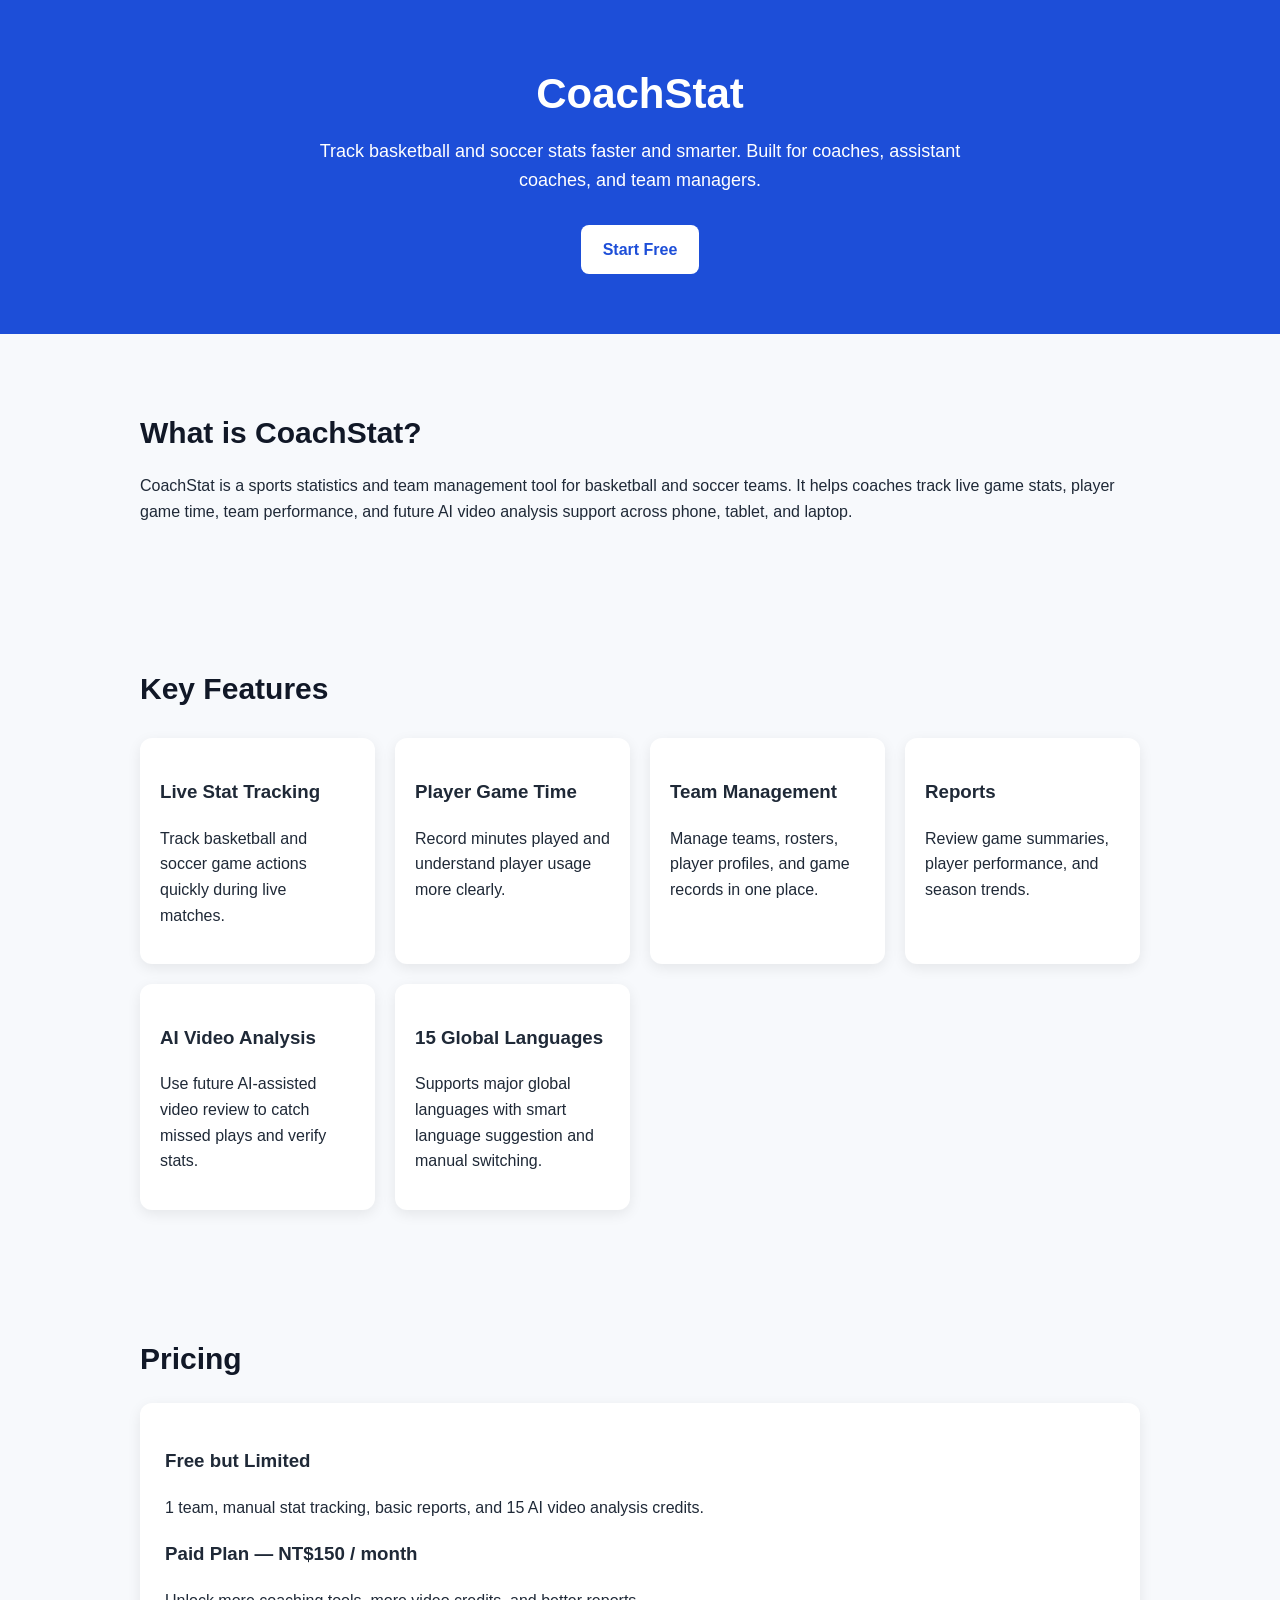
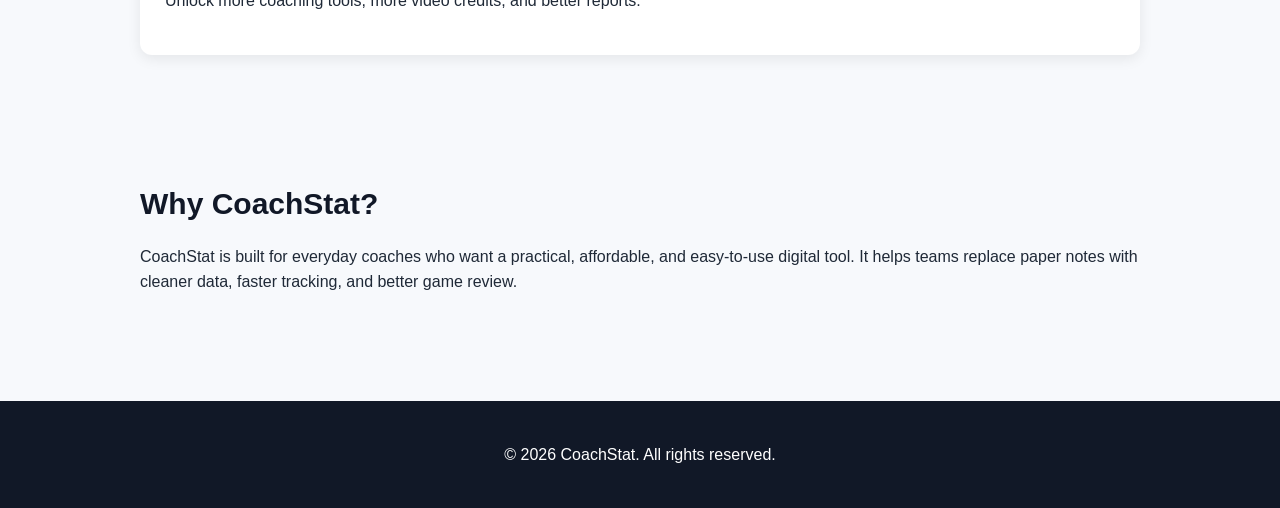
<file: index.html>
<!DOCTYPE html>
<html lang="en">
<head>
  <meta charset="UTF-8" />
  <meta name="viewport" content="width=device-width, initial-scale=1.0" />
  <title>CoachStat</title>
  <style>
    body {
      margin: 0;
      font-family: Arial, sans-serif;
      background: #f7f9fc;
      color: #1f2937;
      line-height: 1.6;
    }
    header {
      background: #1d4ed8;
      color: white;
      padding: 60px 20px;
      text-align: center;
    }
    header h1 {
      margin: 0 0 10px;
      font-size: 42px;
    }
    header p {
      margin: 0 auto 20px;
      max-width: 700px;
      font-size: 18px;
    }
    .btn {
      display: inline-block;
      background: white;
      color: #1d4ed8;
      padding: 12px 22px;
      border-radius: 8px;
      text-decoration: none;
      font-weight: bold;
      margin-top: 10px;
    }
    section {
      max-width: 1000px;
      margin: 0 auto;
      padding: 50px 20px;
    }
    h2 {
      font-size: 30px;
      margin-bottom: 15px;
      color: #111827;
    }
    .cards {
      display: grid;
      grid-template-columns: repeat(auto-fit, minmax(220px, 1fr));
      gap: 20px;
      margin-top: 25px;
    }
    .card {
      background: white;
      border-radius: 12px;
      padding: 20px;
      box-shadow: 0 4px 14px rgba(0,0,0,0.08);
    }
    .pricing {
      background: white;
      border-radius: 12px;
      padding: 25px;
      box-shadow: 0 4px 14px rgba(0,0,0,0.08);
      margin-top: 20px;
    }
    footer {
      background: #111827;
      color: white;
      text-align: center;
      padding: 25px 20px;
      margin-top: 40px;
    }
  </style>
</head>
<body>
  <header>
    <h1>CoachStat</h1>
    <p>Track basketball and soccer stats faster and smarter. Built for coaches, assistant coaches, and team managers.</p>
    <a class="btn" href="#pricing">Start Free</a>
  </header>

  <section>
    <h2>What is CoachStat?</h2>
    <p>
      CoachStat is a sports statistics and team management tool for basketball and soccer teams.
      It helps coaches track live game stats, player game time, team performance, and future AI video analysis support across phone, tablet, and laptop.
    </p>
  </section>

  <section>
    <h2>Key Features</h2>
    <div class="cards">
      <div class="card">
        <h3>Live Stat Tracking</h3>
        <p>Track basketball and soccer game actions quickly during live matches.</p>
      </div>
      <div class="card">
        <h3>Player Game Time</h3>
        <p>Record minutes played and understand player usage more clearly.</p>
      </div>
      <div class="card">
        <h3>Team Management</h3>
        <p>Manage teams, rosters, player profiles, and game records in one place.</p>
      </div>
      <div class="card">
        <h3>Reports</h3>
        <p>Review game summaries, player performance, and season trends.</p>
      </div>
      <div class="card">
        <h3>AI Video Analysis</h3>
        <p>Use future AI-assisted video review to catch missed plays and verify stats.</p>
      </div>
      <div class="card">
        <h3>15 Global Languages</h3>
        <p>Supports major global languages with smart language suggestion and manual switching.</p>
      </div>
    </div>
  </section>

  <section id="pricing">
    <h2>Pricing</h2>
    <div class="pricing">
      <h3>Free but Limited</h3>
      <p>1 team, manual stat tracking, basic reports, and 15 AI video analysis credits.</p>
      <h3>Paid Plan — NT$150 / month</h3>
      <p>Unlock more coaching tools, more video credits, and better reports.</p>
    </div>
  </section>

  <section>
    <h2>Why CoachStat?</h2>
    <p>
      CoachStat is built for everyday coaches who want a practical, affordable, and easy-to-use digital tool.
      It helps teams replace paper notes with cleaner data, faster tracking, and better game review.
    </p>
  </section>

  <footer>
    <p>© 2026 CoachStat. All rights reserved.</p>
  </footer>
</body>
</html>
</file>
